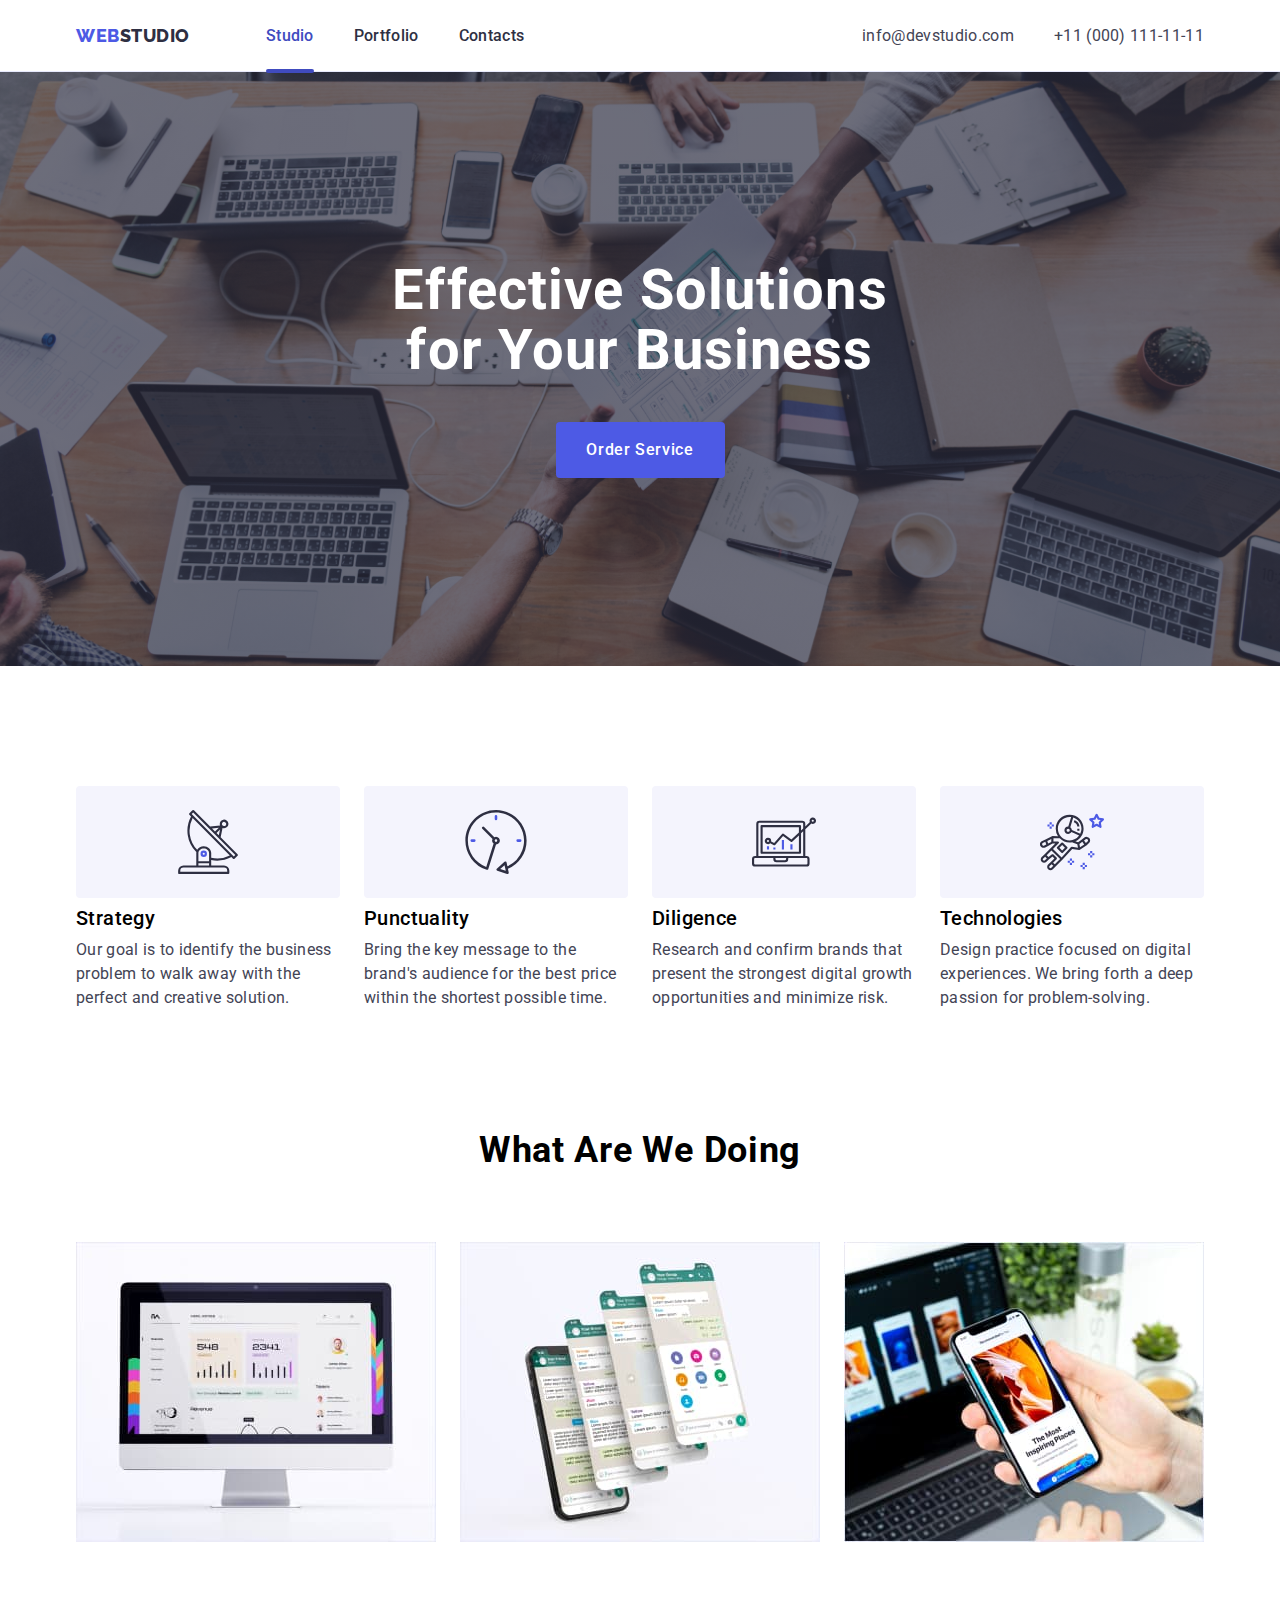
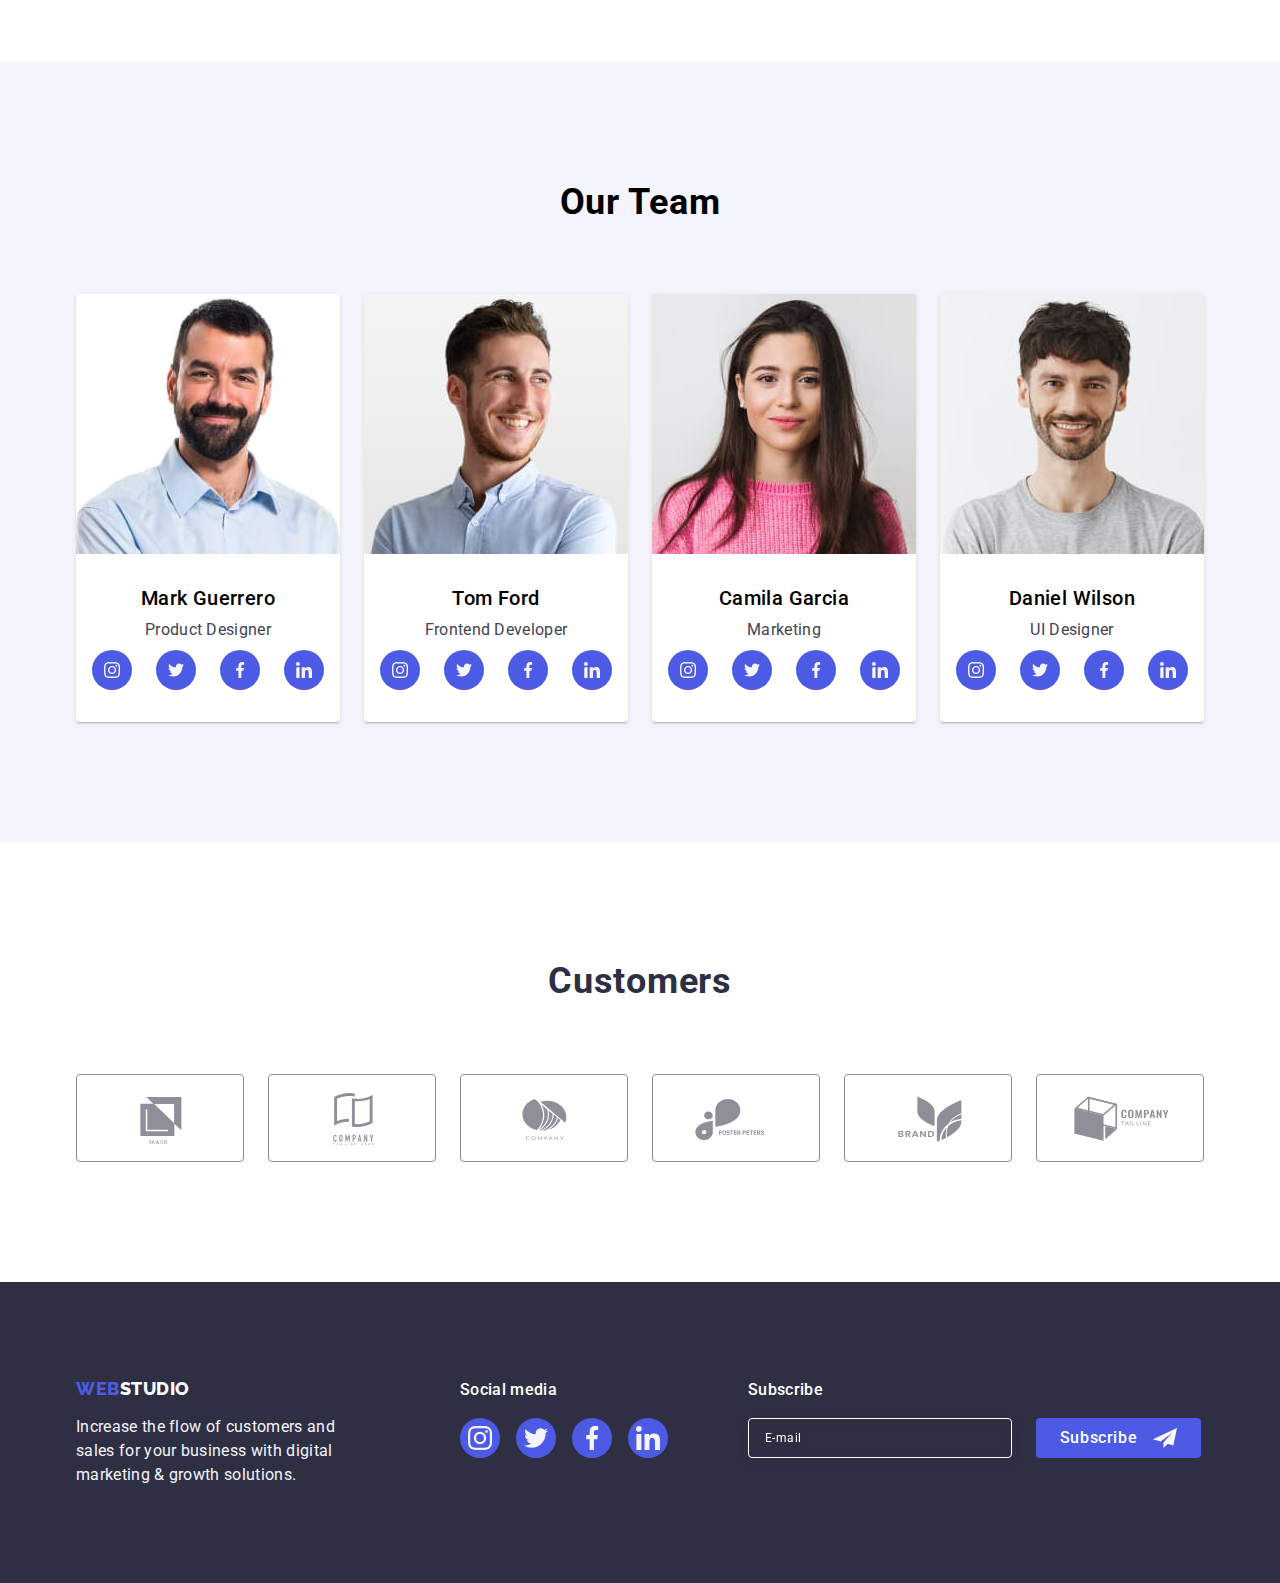
<file: index.html>
<!DOCTYPE html>
<html lang="en">
  <head>
    <meta charset="UTF-8" />
    <meta http-equiv="X-UA-Compatible" content="IE=edge" />
    <meta name="viewport" content="width=device-width, initial-scale=1.0" />
    <title>Studio</title>

    <link
      href="https://fonts.googleapis.com/css2?family=Raleway:wght@800&family=Roboto:wght@400;500;700&display=swap"
      rel="stylesheet"
    />
    <link
      rel="stylesheet"
      href="https://cdnjs.cloudflare.com/ajax/libs/modern-normalize/1.1.0/modern-normalize.min.css"
    />
    <link rel="stylesheet" href="./css/styles.css" />
    <link rel="stylesheet" href="./css/media.css" />
  </head>
  <body>
    <header class="page-header">
      <div class="container-header container">
        <nav class="navigation">
          <a href="./index.html" class="site-logo"><span class="logo-part">WEB</span>STUDIO</a>
          <ul class="ul-nav">
            <li class="li-nav"><a href="./index.html" class="site-nav current">Studio</a></li>
            <li class="li-nav"><a href="./portfolio.html" class="site-nav">Portfolio</a></li>
            <li class="li-nav"><a href="" class="site-nav">Contacts</a></li>
          </ul>
        </nav>
        <address>
          <ul class="ul-cont">
            <li>
              <a href="mailto:info@devstudio.com" class="contacts">info@devstudio.com</a>
            </li>
            <li>
              <a href="tel:+380961111111" class="contacts">+11 (000) 111-11-11</a>
            </li>
          </ul>
        </address>
        <button type="button" class="open-menu-btn" data-menu-open>
          <svg class="open-menu-btn-svg" width="32px" height="22px">
            <use href="./images/icons.svg#icon-hamburger-menu"></use>
          </svg>
        </button>
      </div>
      <div class="mob-menu is-hidden" data-menu>
        <div class="mob-div-one">
        <button type="button" class="close-menu-btn" data-menu-close>
          <svg class="close-menu-btn-svg" width="8px" height="8px">
            <use href="./images/icons.svg#icon-cross"></use>
          </svg>
        </button>
        
        <ul class="mob-nav">
          <li class="mob-li-nav"><a href="./index.html" class="mob-nav-link current">Studio</a></li>
          <li class="mob-li-nav"><a href="./portfolio.html" class="mob-nav-link">Portfolio</a></li>
          <li class="mob-li-nav"><a href="" class="mob-nav-link">Contacts</a></li>
        </ul>
      </nav>
    </div>
      <div class="mob-div-two">
      <address>
        <ul class="mob-cont">
          <li>
            <a href="tel:+380961111111" class="mob-contacts ">+11 (000) 111-11-11</a>
          </li>
          <li>
            <a href="mailto:info@devstudio.com" class="mob-contacts small">info@devstudio.com</a>
          </li>
          
        </ul>
      </address>
      <ul class="mob-soc-icons">
        <li class="mob-soc-icon">
          <a
            class="mob-soc-link"
            href=""
            aria-label="instagram"
            target="_blank"
            rel="noopener noreferrer"
          >
            <svg class="mob-icon" width="16" height="16">
              <use href="./images/icons.svg#icon-instagram"></use>
            </svg>
          </a>
        </li>
        <li class="mob-soc-icon">
          <a
            class="mob-soc-link"
            href=""
            aria-label="twitter"
            target="_blank"
            rel="noopener noreferrer"
          >
            <svg class="mob-icon" width="16" height="16">
              <use href="./images/icons.svg#icon-twitter"></use>
            </svg>
          </a>
        </li>
        <li class="mob-soc-icon">
          <a
            class="mob-soc-link"
            href=""
            aria-label="facebook"
            target="_blank"
            rel="noopener noreferrer"
          >
            <svg class="mob-icon" width="16" height="16">
              <use href="./images/icons.svg#icon-facebook"></use>
            </svg>
          </a>
        </li>
        <li class="mob-soc-icon">
          <a
            class="mob-soc-link"
            href=""
            aria-label="linkedin"
            target="_blank"
            rel="noopener noreferrer"
          >
            <svg class="mob-icon" width="16" height="16">
              <use href="./images/icons.svg#icon-linkedin"></use>
            </svg>
          </a>
        </li>
      </ul>
    </div>
      </div>
    </header>
    <main>
      <section class="hero section">
        <div class="container">
          <h1 class="hero-title">
            Effective Solutions <br />
            for Your Business
          </h1>
          <button type="button" class="button" data-modal-open>Order Service</button>
        </div>
      </section>
      <section class="features section">
        <div class="container">
          <h2 class="visually-hidden">Features</h2>
          <ul class="features-ul">
            <li class="feat-ul">
              <div class="feat-icons">
                <svg class="feat-icon" width="64" height="64">
                  <use href="./images/icons.svg#icon-antenna"></use>
                </svg>
              </div>
              <h3 class="features-title">Strategy</h3>
              <p class="features-text">
                Our goal is to identify the business problem to walk away with the perfect and
                creative solution.
              </p>
            </li>
            <li class="feat-ul">
              <div class="feat-icons">
                <svg class="feat-icon" width="64" height="64">
                  <use href="./images/icons.svg#icon-clock"></use>
                </svg>
              </div>
              <h3 class="features-title">Punctuality</h3>
              <p class="features-text">
                Bring the key message to the brand's audience for the best price within the shortest
                possible time.
              </p>
            </li>
            <li class="feat-ul">
              <div class="feat-icons">
                <svg class="feat-icon" width="64" height="64">
                  <use href="./images/icons.svg#icon-diagram"></use>
                </svg>
              </div>
              <h3 class="features-title">Diligence</h3>
              <p class="features-text">
                Research and confirm brands that present the strongest digital growth opportunities
                and minimize risk.
              </p>
            </li>
            <li class="feat-ul">
              <div class="feat-icons">
                <svg class="feat-icon" width="64" height="64">
                  <use href="./images/icons.svg#icon-astronaut"></use>
                </svg>
              </div>
              <h3 class="features-title">Technologies</h3>
              <p class="features-text">
                Design practice focused on digital experiences. We bring forth a deep passion for
                problem-solving.
              </p>
            </li>
          </ul>
        </div>
      </section>
      <section class="work section">
        <div class="container">
          <h2 class="work-title">What Are We Doing</h2>
          <ul class="works">
            <li class="work-ul">
              <img
                srcset="./images/i1.jpg 1x, ./images/i1-2x.jpg 2x"
                src="./images/i1.jpg"
                alt="imac"
                width="360"
                height="300"
              />
            </li>
            <li class="work-ul">
              <img
                srcset="./images/i2.jpg 1x, ./images/i2-2x.jpg 2x"
                src="./images/i2.jpg"
                alt="iphone"
                width="360"
                height="300"
              />
            </li>
            <li class="work-ul">
              <img
                srcset="./images/i3.jpg 1x, ./images/i3-2x.jpg 2x"
                src="./images/i3.jpg"
                alt="macbook"
                width="360"
                height="300"
              />
            </li>
          </ul>
        </div>
      </section>
      <section class="team section">
        <div class="container">
          <h2 class="team-title">Our Team</h2>
          <ul class="team-participant">
            <li class="team-ul">
              <img
                srcset="./images/t1.jpg 1x, ./images/t1-2x.jpg 2x"
                src="./images/t1.jpg"
                alt="Mark"
                width="264"
                height="260"
              />
              <div class="team-div">
                <h3 class="team-name">Mark Guerrero</h3>
                <p class="team-post">Product Designer</p>
                <ul class="team-soc-icons">
                  <li class="team-soc-icon">
                    <a
                      class="team-soc-link"
                      href=""
                      aria-label="instagram"
                      target="_blank"
                      rel="noopener noreferrer"
                    >
                      <svg class="team-icon" width="16" height="16">
                        <use href="./images/icons.svg#icon-instagram"></use>
                      </svg>
                    </a>
                  </li>
                  <li class="team-soc-icon">
                    <a
                      class="team-soc-link"
                      href=""
                      aria-label="twitter"
                      target="_blank"
                      rel="noopener noreferrer"
                    >
                      <svg class="team-icon" width="16" height="16">
                        <use href="./images/icons.svg#icon-twitter"></use>
                      </svg>
                    </a>
                  </li>
                  <li class="team-soc-icon">
                    <a
                      class="team-soc-link"
                      href=""
                      aria-label="facebook"
                      target="_blank"
                      rel="noopener noreferrer"
                    >
                      <svg class="team-icon" width="16" height="16">
                        <use href="./images/icons.svg#icon-facebook"></use>
                      </svg>
                    </a>
                  </li>
                  <li class="team-soc-icon">
                    <a
                      class="team-soc-link"
                      href=""
                      aria-label="linkedin"
                      target="_blank"
                      rel="noopener noreferrer"
                    >
                      <svg class="team-icon" width="16" height="16">
                        <use href="./images/icons.svg#icon-linkedin"></use>
                      </svg>
                    </a>
                  </li>
                </ul>
              </div>
            </li>
            <li class="team-ul">
              <img
                srcset="./images/t2.jpg 1x, ./images/t2-2x.jpg 2x"
                src="./images/t2.jpg"
                alt="Tom"
                width="264"
                height="260"
              />
              <div class="team-div">
                <h3 class="team-name">Tom Ford</h3>
                <p class="team-post">Frontend Developer</p>
                <ul class="team-soc-icons">
                  <li class="team-soc-icon">
                    <a
                      class="team-soc-link"
                      href=""
                      aria-label="instagram"
                      target="_blank"
                      rel="noopener noreferrer"
                    >
                      <svg class="team-icon" width="16" height="16">
                        <use href="./images/icons.svg#icon-instagram"></use>
                      </svg>
                    </a>
                  </li>
                  <li class="team-soc-icon">
                    <a
                      class="team-soc-link"
                      href=""
                      aria-label="twitter"
                      target="_blank"
                      rel="noopener noreferrer"
                    >
                      <svg class="team-icon" width="16" height="16">
                        <use href="./images/icons.svg#icon-twitter"></use>
                      </svg>
                    </a>
                  </li>
                  <li class="team-soc-icon">
                    <a
                      class="team-soc-link"
                      href=""
                      aria-label="facebook"
                      target="_blank"
                      rel="noopener noreferrer"
                    >
                      <svg class="team-icon" width="16" height="16">
                        <use href="./images/icons.svg#icon-facebook"></use>
                      </svg>
                    </a>
                  </li>
                  <li class="team-soc-icon">
                    <a
                      class="team-soc-link"
                      href=""
                      aria-label="linkedin"
                      target="_blank"
                      rel="noopener noreferrer"
                    >
                      <svg class="team-icon" width="16" height="16">
                        <use href="./images/icons.svg#icon-linkedin"></use>
                      </svg>
                    </a>
                  </li>
                </ul>
              </div>
            </li>
            <li class="team-ul">
              <img
                srcset="./images/t3.jpg 1x, ./images/t3-2x.jpg 2x"
                src="./images/t3.jpg"
                alt="Camila"
                width="264"
                height="260"
              />
              <div class="team-div">
                <h3 class="team-name">Camila Garcia</h3>
                <p class="team-post">Marketing</p>
                <ul class="team-soc-icons">
                  <li class="team-soc-icon">
                    <a
                      class="team-soc-link"
                      href=""
                      aria-label="instagram"
                      target="_blank"
                      rel="noopener noreferrer"
                    >
                      <svg class="team-icon" width="16" height="16">
                        <use href="./images/icons.svg#icon-instagram"></use>
                      </svg>
                    </a>
                  </li>
                  <li class="team-soc-icon">
                    <a
                      class="team-soc-link"
                      href=""
                      aria-label="twitter"
                      target="_blank"
                      rel="noopener noreferrer"
                    >
                      <svg class="team-icon" width="16" height="16">
                        <use href="./images/icons.svg#icon-twitter"></use>
                      </svg>
                    </a>
                  </li>
                  <li class="team-soc-icon">
                    <a
                      class="team-soc-link"
                      href=""
                      aria-label="facebook"
                      target="_blank"
                      rel="noopener noreferrer"
                    >
                      <svg class="team-icon" width="16" height="16">
                        <use href="./images/icons.svg#icon-facebook"></use>
                      </svg>
                    </a>
                  </li>
                  <li class="team-soc-icon">
                    <a
                      class="team-soc-link"
                      href=""
                      aria-label="linkedin"
                      target="_blank"
                      rel="noopener noreferrer"
                    >
                      <svg class="team-icon" width="16" height="16">
                        <use href="./images/icons.svg#icon-linkedin"></use>
                      </svg>
                    </a>
                  </li>
                </ul>
              </div>
            </li>
            <li class="team-ul">
              <img
                srcset="./images/t4.jpg 1x, ./images/t4-2x.jpg 2x"
                src="./images/t4.jpg"
                alt="Daniel"
                width="264"
                height="260"
              />
              <div class="team-div">
                <h3 class="team-name">Daniel Wilson</h3>
                <p class="team-post">UI Designer</p>
                <ul class="team-soc-icons">
                  <li class="team-soc-icon">
                    <a
                      class="team-soc-link"
                      href=""
                      aria-label="instagram"
                      target="_blank"
                      rel="noopener noreferrer"
                    >
                      <svg class="team-icon" width="16" height="16">
                        <use href="./images/icons.svg#icon-instagram"></use>
                      </svg>
                    </a>
                  </li>
                  <li class="team-soc-icon">
                    <a
                      class="team-soc-link"
                      href=""
                      aria-label="twitter"
                      target="_blank"
                      rel="noopener noreferrer"
                    >
                      <svg class="team-icon" width="16" height="16">
                        <use href="./images/icons.svg#icon-twitter"></use>
                      </svg>
                    </a>
                  </li>
                  <li class="team-soc-icon">
                    <a
                      class="team-soc-link"
                      href=""
                      aria-label="facebook"
                      target="_blank"
                      rel="noopener noreferrer"
                    >
                      <svg class="team-icon" width="16" height="16">
                        <use href="./images/icons.svg#icon-facebook"></use>
                      </svg>
                    </a>
                  </li>
                  <li class="team-soc-icon">
                    <a
                      class="team-soc-link"
                      href=""
                      aria-label="linkedin"
                      target="_blank"
                      rel="noopener noreferrer"
                    >
                      <svg class="team-icon" width="16" height="16">
                        <use href="./images/icons.svg#icon-linkedin"></use>
                      </svg>
                    </a>
                  </li>
                </ul>
              </div>
            </li>
          </ul>
        </div>
      </section>
      <section class="customers section">
        <div class="cust-cont container">
          <h2 class="cust-title">Customers</h2>
          <ul class="cust-logos">
            <li class="cust-ul">
              <a
                class="cust-link"
                href=""
                aria-label="icon1"
                target="_blank"
                rel="noopener noreferrer"
              >
                <svg class="cust-icon" width="104" height="56">
                  <use href="./images/icons.svg#icon-Logo1"></use>
                </svg>
              </a>
            </li>
            <li class="cust-ul">
              <a
                class="cust-link"
                href=""
                aria-label="icon2"
                target="_blank"
                rel="noopener noreferrer"
              >
                <svg class="cust-icon" width="104" height="56">
                  <use href="./images/icons.svg#icon-Logo2"></use>
                </svg>
              </a>
            </li>
            <li class="cust-ul">
              <a
                class="cust-link"
                href=""
                aria-label="icon3"
                target="_blank"
                rel="noopener noreferrer"
              >
                <svg class="cust-icon" width="104" height="56">
                  <use href="./images/icons.svg#icon-Logo3"></use>
                </svg>
              </a>
            </li>
            <li class="cust-ul">
              <a
                class="cust-link"
                href=""
                aria-label="icon4"
                target="_blank"
                rel="noopener noreferrer"
              >
                <svg class="cust-icon" width="104" height="56">
                  <use href="./images/icons.svg#icon-Logo4"></use>
                </svg>
              </a>
            </li>
            <li class="cust-ul">
              <a
                class="cust-link"
                href=""
                aria-label="icon5"
                target="_blank"
                rel="noopener noreferrer"
              >
                <svg class="cust-icon" width="104" height="56">
                  <use href="./images/icons.svg#icon-Logo5"></use>
                </svg>
              </a>
            </li>
            <li class="cust-ul">
              <a
                class="cust-link"
                href=""
                aria-label="icon6"
                target="_blank"
                rel="noopener noreferrer"
              >
                <svg class="cust-icon" width="104" height="56">
                  <use href="./images/icons.svg#icon-Logo6"></use>
                </svg>
              </a>
            </li>
          </ul>
        </div>
      </section>
    </main>
    <footer class="footer">
      <div class="footer-div container">
        <div class="footer-divs">
        <div class="footer-div-one">
          <a href="./index.html" class="site-logo"
            ><span class="logo-part">WEB</span> <span class="logo-white">STUDIO</span></a
          >
          <p class="footer-text">
            Increase the flow of customers and sales for your business with digital marketing &
            growth solutions.
          </p>
        </div>
        <div class="footer-div-two">
          <p class="footer-div-two-text">Social media</p>
          <ul class="footer-icons">
            <li class="footer-ul">
              <a
                class="footer-icon"
                href=""
                aria-label="instagram"
                target="_blank"
                rel="noopener noreferrer"
              >
                <svg class="foot-icon" width="24" height="24">
                  <use href="./images/icons.svg#icon-instagram"></use>
                </svg>
              </a>
            </li>
            <li class="footer-ul">
              <a
                class="footer-icon"
                href=""
                aria-label="twitter"
                target="_blank"
                rel="noopener noreferrer"
              >
                <svg class="foot-icon" width="24" height="24">
                  <use href="./images/icons.svg#icon-twitter"></use>
                </svg>
              </a>
            </li>
            <li class="footer-ul">
              <a
                class="footer-icon"
                href=""
                aria-label="facebook"
                target="_blank"
                rel="noopener noreferrer"
              >
                <svg class="foot-icon" width="24" height="24">
                  <use href="./images/icons.svg#icon-facebook"></use>
                </svg>
              </a>
            </li>
            <li class="footer-ul">
              <a
                class="footer-icon"
                href=""
                aria-label="linkedin"
                target="_blank"
                rel="noopener noreferrer"
              >
                <svg class="foot-icon" width="24" height="24">
                  <use href="./images/icons.svg#icon-linkedin"></use>
                </svg>
              </a>
            </li>
          </ul>
        </div>
      </div>
        <div class="footer-div-tree">
          <p class="footer-three-text">Subscribe</p>
          <form class="footer-form">
            <label class="footer-label">
            <input type="email" class="footer-input" name="footer-email" id="footer-email" placeholder="E-mail">
          </label>
            <button type="submit" class="subscribe-btn">Subscribe
              <svg class="footer-svg" width="24" height="24">
                <use href="./images/icons.svg#icon-paperplane"></use>
              </svg>
            </button>
          </form>
        </div>
      </div>
    </footer>
    <div class="backdrop is-hidden" data-modal>
      <div class="modal">
        <button type="button" class="modal-button" data-modal-close>
          <svg class="modal-btn-svg" width="8" height="8">
            <use href="./images/icons.svg#icon-cross"></use>
          </svg>
        </button>
        <p class="modal-title">Leave your contacts and we will call you back</p>
        <form class="modal-form">
          <div class="modal-field">
            <label for="user-name" class="modal-label">Name</label>
            <div class="input-wrap">
              <input type="text" name="user-name" id="user-name" class="modal-input" />
              <svg class="input-icon" width="18" height="24">
                <use href="./images/icons.svg#icon-modal-user"></use>
              </svg>
            </div>
          </div>
          <div class="modal-field">
            <label for="user-tel" class="modal-label">Phone</label>
            <div class="input-wrap">
              <input type="tel" name="user-tel" id="user-tel" class="modal-input" />
              <svg class="input-icon" width="18" height="24">
                <use href="./images/icons.svg#icon-modal-phone"></use>
              </svg>
            </div>
          </div>
          <div class="modal-field">
            <label for="user-email" class="modal-label">Email</label>
            <div class="input-wrap">
              <input type="email" name="user-email" id="user-email" class="modal-input" />
              <svg class="input-icon" width="18" height="24">
                <use href="./images/icons.svg#icon-modal-email"></use>
              </svg>
            </div>
          </div>
          <div class="modal-field-comment">
            <label for="user-comment" class="modal-label">Comment</label>
            <textarea
              class="modal-textarea"
              name="user-comment"
              id="user-comment"
              placeholder="Text input"
            ></textarea>
          </div>
          <div class="modal-field-checkbox">
            <input
              type="checkbox"
              name="user-privacy"
              id="user-privacy"
              class="input-check visually-hidden"
              value="true"
            />
            <label for="user-privacy" class="check-text">
              <span class="checkbox-span">
                <svg class="check-icon" width="10" height="8">
                  <use href="./images/icons.svg#icon-accept"></use>
                </svg> </span
              >I accept the terms and conditions of the
              <a class="modal-link" href="">Privacy Policy</a></label
            >
          </div>
          <button type="submit" class="modal-bottom-button">Send</button>
        </form>
      </div>
    </div>
    <script src="./js/modal.js"></script>
    <script src="./js/Mobile-menu.js"></script>
  </body>
</html>
</file>
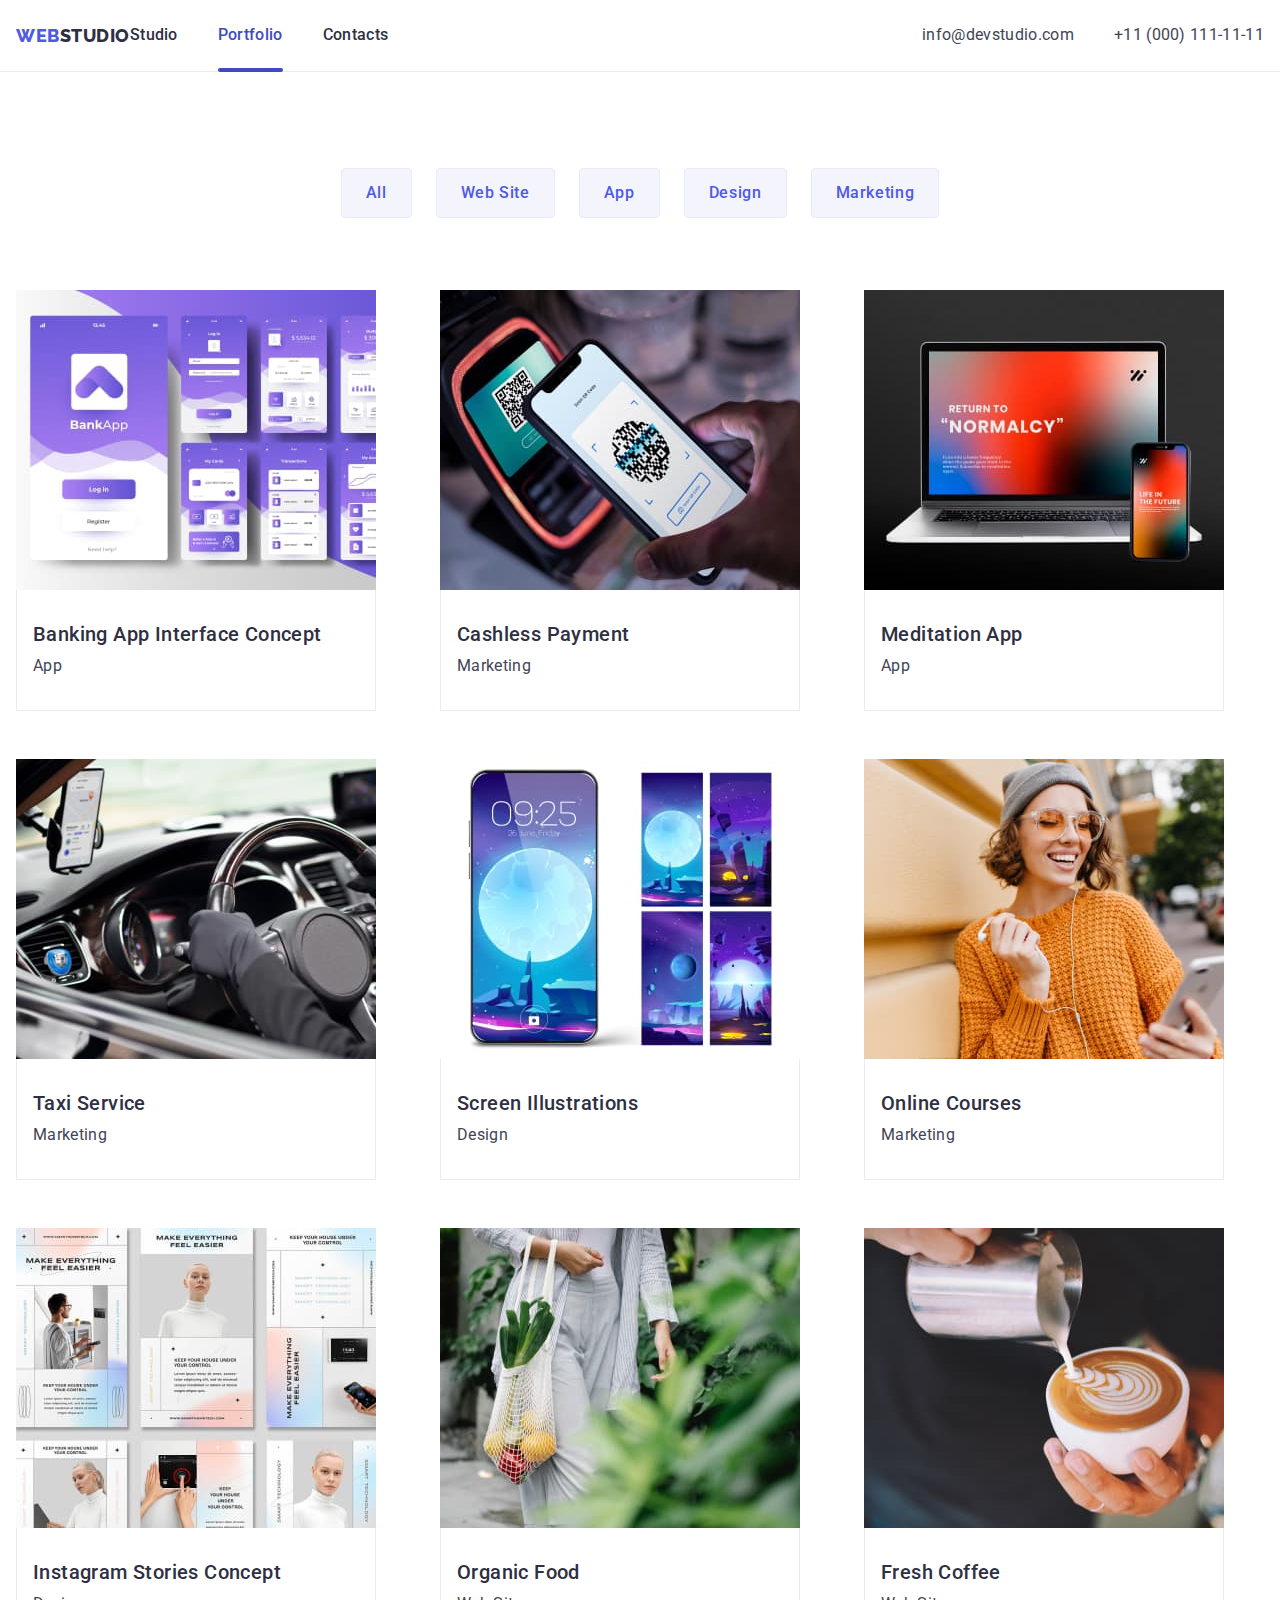
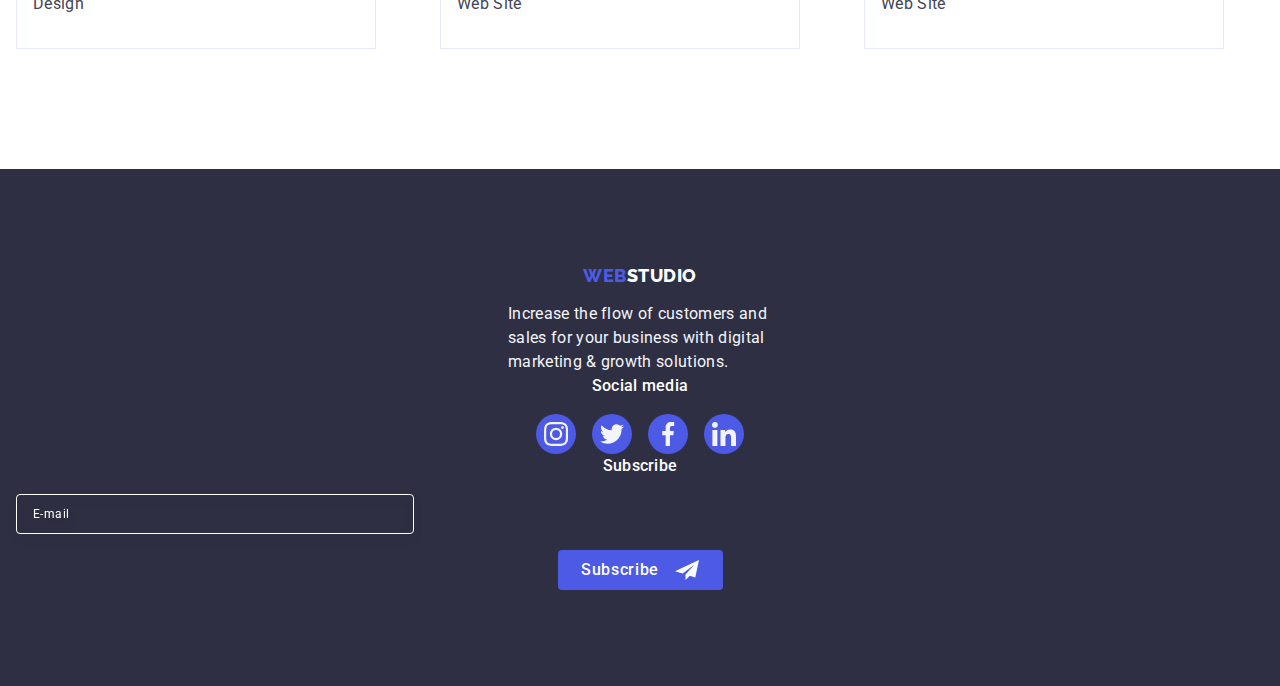
<file: portfolio.html>
<!DOCTYPE html>
<html lang="en">
  <head>
    <meta charset="UTF-8" />
    <meta http-equiv="X-UA-Compatible" content="IE=edge" />
    <meta name="viewport" content="width=device-width, initial-scale=1.0" />
    <title>Portfolio</title>

    <link
      href="https://fonts.googleapis.com/css2?family=Raleway:wght@800&family=Roboto:wght@400;500;700&display=swap"
      rel="stylesheet"
    />
    <link
      rel="stylesheet"
      href="https://cdnjs.cloudflare.com/ajax/libs/modern-normalize/1.1.0/modern-normalize.min.css"
    />
    <link rel="stylesheet" href="./css/styles.css" />
  </head>
  <body>
    <header class="page-header">
      <div class="container-header container">
        <nav class="navigation">
          <a href="./index.html" class="site-logo"><span class="logo-part">WEB</span>STUDIO</a>
          <ul class="ul-nav">
            <li class="li-nav"><a href="./index.html" class="site-nav">Studio</a></li>
            <li class="li-nav">
              <a href="./portfolio.html" class="site-nav current">Portfolio</a>
            </li>
            <li class="li-nav"><a href="" class="site-nav">Contacts</a></li>
          </ul>
        </nav>
        <address>
          <ul class="ul-cont">
            <li>
              <a href="mailto:info@devstudio.com" class="contacts">info@devstudio.com</a>
            </li>
            <li>
              <a href="tel:+380961111111" class="contacts">+11 (000) 111-11-11</a>
            </li>
          </ul>
        </address>
      </div>
    </header>
    <main>
      <section class="examp">
        <div class="example-buttons container">
          <h1 class="visually-hidden">Buttons</h1>
          <ul class="portfolio-buttons">
            <li class="item"><button type="button" class="example-button">All</button></li>
            <li class="item"><button type="button" class="example-button">Web Site</button></li>
            <li class="item"><button type="button" class="example-button">App</button></li>
            <li class="item"><button type="button" class="example-button">Design</button></li>
            <li class="item"><button type="button" class="example-button">Marketing</button></li>
          </ul>
          <ul class="portfolio-example">
            <li class="item">
              <a class="port-item" href="">
                <div class="port-div-one">
                  <img src="./images/p1.jpg" alt="Phone App" width="360" height="300" />
                  <p class="port-cover">
                    14 Stylish and User-Friendly App Design Concepts · Task Manager App · Calorie
                    Tracker App · Exotic Fruit Ecommerce App · Cloud Storage App
                  </p>
                </div>
                <div class="box-example">
                  <h2 class="example-title">Banking App Interface Concept</h2>
                  <p class="example-text">App</p>
                </div></a
              >
            </li>
            <li class="item">
              <a class="port-item" href="">
                <div class="port-div-one">
                  <img src="./images/p2.jpg" alt="CashlessPayment" width="360" height="300" />
                  <p class="port-cover">
                    14 Stylish and User-Friendly App Design Concepts · Task Manager App · Calorie
                    Tracker App · Exotic Fruit Ecommerce App · Cloud Storage App
                  </p>
                </div>
                <div class="box-example">
                  <h2 class="example-title">Cashless Payment</h2>
                  <p class="example-text">Marketing</p>
                </div>
              </a>
            </li>
            <li class="item">
              <a class="port-item" href="">
                <div class="port-div-one">
                  <img src="./images/p3.jpg" alt="MacBook and Iphone" width="360" height="300" />
                  <p class="port-cover">
                    14 Stylish and User-Friendly App Design Concepts · Task Manager App · Calorie
                    Tracker App · Exotic Fruit Ecommerce App · Cloud Storage App
                  </p>
                </div>
                <div class="box-example">
                  <h2 class="example-title">Meditation App</h2>
                  <p class="example-text">App</p>
                </div>
              </a>
            </li>
            <li class="item">
              <a class="port-item" href="">
                <div class="port-div-one">
                  <img src="./images/p4.jpg" alt="Taxi" width="360" height="300" />
                  <p class="port-cover">
                    14 Stylish and User-Friendly App Design Concepts · Task Manager App · Calorie
                    Tracker App · Exotic Fruit Ecommerce App · Cloud Storage App
                  </p>
                </div>
                <div class="box-example">
                  <h2 class="example-title">Taxi Service</h2>
                  <p class="example-text">Marketing</p>
                </div>
              </a>
            </li>
            <li class="item">
              <a class="port-item" href="">
                <div class="port-div-one">
                  <img
                    src="./images/p5.jpg"
                    alt="Phone Screen Illustrations"
                    width="360"
                    height="300"
                  />
                  <p class="port-cover">
                    14 Stylish and User-Friendly App Design Concepts · Task Manager App · Calorie
                    Tracker App · Exotic Fruit Ecommerce App · Cloud Storage App
                  </p>
                </div>
                <div class="box-example">
                  <h2 class="example-title">Screen Illustrations</h2>
                  <p class="example-text">Design</p>
                </div></a
              >
            </li>
            <li class="item">
              <a class="port-item" href="">
                <div class="port-div-one">
                  <img src="./images/p6.jpg" alt="Girl in orange" width="360" height="300" />
                  <p class="port-cover">
                    14 Stylish and User-Friendly App Design Concepts · Task Manager App · Calorie
                    Tracker App · Exotic Fruit Ecommerce App · Cloud Storage App
                  </p>
                </div>
                <div class="box-example">
                  <h2 class="example-title">Online Courses</h2>
                  <p class="example-text">Marketing</p>
                </div>
              </a>
            </li>
            <li class="item">
              <a class="port-item" href="">
                <div class="port-div-one">
                  <img
                    src="./images/p7.jpg"
                    alt="Instagram Stories Concept"
                    width="360"
                    height="300"
                  />
                  <p class="port-cover">
                    14 Stylish and User-Friendly App Design Concepts · Task Manager App · Calorie
                    Tracker App · Exotic Fruit Ecommerce App · Cloud Storage App
                  </p>
                </div>
                <div class="box-example">
                  <h2 class="example-title">Instagram Stories Concept</h2>
                  <p class="example-text">Design</p>
                </div></a
              >
            </li>
            <li class="item">
              <a class="port-item" href="">
                <div class="port-div-one">
                  <img src="./images/p8.jpg" alt="Food" width="360" height="300" />
                  <p class="port-cover">
                    14 Stylish and User-Friendly App Design Concepts · Task Manager App · Calorie
                    Tracker App · Exotic Fruit Ecommerce App · Cloud Storage App
                  </p>
                </div>
                <div class="box-example">
                  <h2 class="example-title">Organic Food</h2>
                  <p class="example-text">Web Site</p>
                </div>
              </a>
            </li>
            <li class="item">
              <a class="port-item" href="">
                <div class="port-div-one">
                  <img src="./images/p9.jpg" alt="Coffee" width="360" height="300" />
                  <p class="port-cover">
                    14 Stylish and User-Friendly App Design Concepts · Task Manager App · Calorie
                    Tracker App · Exotic Fruit Ecommerce App · Cloud Storage App
                  </p>
                </div>
                <div class="box-example">
                  <h2 class="example-title">Fresh Coffee</h2>
                  <p class="example-text">Web Site</p>
                </div>
              </a>
            </li>
          </ul>
        </div>
      </section>
    </main>
    <footer class="footer">
      <div class="footer-div container">
        <div class="footer-div-one">
          <a href="./index.html" class="site-logo"
            ><span class="logo-part">WEB</span> <span class="logo-white">STUDIO</span></a
          >
          <p class="footer-text">
            Increase the flow of customers and sales for your business with digital marketing &
            growth solutions.
          </p>
        </div>
        <div class="footer-div-two">
          <p class="footer-div-two-text">Social media</p>
          <ul class="footer-icons">
            <li class="footer-ul">
              <a
                class="footer-icon"
                href=""
                aria-label="instagram"
                target="_blank"
                rel="noopener noreferrer"
              >
                <svg class="foot-icon" width="24" height="24">
                  <use href="./images/icons.svg#icon-instagram"></use>
                </svg>
              </a>
            </li>
            <li class="footer-ul">
              <a
                class="footer-icon"
                href=""
                aria-label="twitter"
                target="_blank"
                rel="noopener noreferrer"
              >
                <svg class="foot-icon" width="24" height="24">
                  <use href="./images/icons.svg#icon-twitter"></use>
                </svg>
              </a>
            </li>
            <li class="footer-ul">
              <a
                class="footer-icon"
                href=""
                aria-label="facebook"
                target="_blank"
                rel="noopener noreferrer"
              >
                <svg class="foot-icon" width="24" height="24">
                  <use href="./images/icons.svg#icon-facebook"></use>
                </svg>
              </a>
            </li>
            <li class="footer-ul">
              <a
                class="footer-icon"
                href=""
                aria-label="linkedin"
                target="_blank"
                rel="noopener noreferrer"
              >
                <svg class="foot-icon" width="24" height="24">
                  <use href="./images/icons.svg#icon-linkedin"></use>
                </svg>
              </a>
            </li>
          </ul>
        </div>
        <div class="footer-div-tree">
          <p class="footer-three-text">Subscribe</p>
          <form class="footer-form">
            <label class="footer-label">
            <input type="email" class="footer-input" name="footer-email" id="footer-email" placeholder="E-mail">
          </label>
            <button type="submit" class="subscribe-btn">Subscribe
              <svg class="footer-svg" width="24" height="24">
                <use href="./images/icons.svg#icon-paperplane"></use>
              </svg>
            </button>
          </form>
        </div>
      </div>
    </footer>
  </body>
</html>
</file>
<file: css/styles.css>
:root {
  --text: #434455;
  --primary-brand: #4D5AE5;
  --pressed-state: #404BBF;
  --white: #ffffff;
  --light: #F4F4FD;
  --dark: #2E2F42;
  --border-color: #E7E9FC;
  --success: #31D0AA;
}
html {
  box-sizing: border-box;
}
*,
*::after,
*::before {
  box-sizing: inherit;
}
img {
  display: block;
  max-width: 100%;
  width: 100%;
}
body {
  color: var(--title-text-color);
  font-family: Roboto;
}
ul {
  list-style: none;
  padding: 0;
  margin: 0;
}
h3 {
  margin: 0;
}
h2 {
  margin: 0;
}
p {
  margin: 0;
}
input {
  font-family: inherit;
}
header {
  background-color: var(--white);
  display: flex;
  border-bottom: 1px solid var(--border-color);
  height: 72px;
  max-width: 1440px;
  margin-right: auto;
  margin-left: auto;
}
.page-header{
  border-bottom: 1px solid #e7e9fc;
}
.section {
  padding-top: 94px;
  padding-bottom: 94px;
}
.container-header {
  margin-left: auto;
  margin-right: auto;
  width: 1200px;
  padding-left: 15px;
  padding-right: 15px;
  padding-top: 24px;
  padding-bottom: 25px;
  display: flex;
  align-items: center;
  justify-content: space-between;
}
.navigation {
  display: flex;
  align-items: center;
}
.site-logo {
  color: var(--dark);
  font-family: Raleway;
  font-weight: 800;
  font-size: 18px;
  line-height: 21px;
  letter-spacing: 0.03em;
  text-decoration: none;
}
.logo-part {
  color: var(--primary-brand);
}
.site-nav {
  color: var(--dark);
  font-family: Roboto;
  font-weight: 500;
  font-size: 16px;
  line-height: 24px;
  letter-spacing: 0.02em;
  text-decoration: none;
  transition: color 250ms cubic-bezier(0.4, 0, 0.2, 1);
  padding: 24px 0;
  display: block;
}
.site-nav:hover,
.site-nav:focus {
  color: var(--pressed-state);
}
.ul-nav {
  display: flex;
  margin: 0;
  padding: 0;
  margin-left: 0;
  gap: 40px;
}
.ul-cont {
  display: flex;
  margin: 0;
  padding: 0;
  margin-left: auto;
  gap: 40px;
  
}

.contacts {
  color: var(--text);
  font-weight: 400;
  font-size: 16px;
  line-height: 24px;
  letter-spacing: 0.02em;
  text-decoration: none;
  transition: color 250ms cubic-bezier(0.4, 0, 0.2, 1);
}
.contacts:hover,
.contacts:focus {
  color: var(--pressed-state);
}
address {
  display: flex;
  font-style: normal;
}
.open-menu-btn {
  display: flex;
  justify-content: center;
  align-items: center;
  background-color: transparent;
  border: 0;
}
.open-menu-btn-svg {
  stroke: #2E2F42;
}
.mob-menu {
  position: fixed;
  top: 0;
  z-index: 2;
  width: 100vw;
  height: 100vh;
  background-color: #FFFFFF;
  padding: 80px 40px 40px;
  display: flex;
  flex-wrap: wrap;
  flex-direction: column;
  justify-content: space-between;
  overflow: auto;
}

.close-menu-btn {
  position: absolute;
  top: 24px;
  right: 24px;
  display: flex;
  justify-content: center;
  align-items: center;
  margin-left: auto;
  background-color: transparent;
  width: 24px;
  height: 24px;
  border-radius: 24px;
  border: 1px solid #E7E9FC;
}
.mob-nav-link {
  color: #2E2F42;
  font-family: Roboto;
  font-weight: 700;
  font-size: 36px;
  line-height: 40px;
  letter-spacing: 0.72px;
  text-decoration: none;
  transition: color 250ms cubic-bezier(0.4, 0, 0.2, 1);
  padding: 0;
  display: block;
}
.mob-nav-link:hover,
.mob-nav-link:focus {
  color: var(--pressed-state);
}
.mob-li-nav {
  margin-bottom: 40px;
}
.mob-contacts {
  color: var(--primary-brand);
  font-weight: 700;
  font-size: 36px;
  line-height: 40px;
  letter-spacing: 0.72px;
  text-decoration: none;
  transition: color 250ms cubic-bezier(0.4, 0, 0.2, 1);
}
.mob-cont li:first-child {
margin-bottom: 40px;
}
.mob-contacts:hover,
.mob-contacts:focus {
  color: var(--pressed-state);
}
.mob-cont {
margin-bottom: 48px;
}
.mob-contacts.small {
  color: var(--text);
  font-size: 20px;
font-style: normal;
font-weight: 500;
line-height: 24px;
letter-spacing: 0.4px;

}
.mob-soc-link {
  border-radius: 100%;
  background-color: #4D5AE5;
  width: 40px;
  height: 40px;
  display: flex;
    justify-content: center;
    align-items: center;
}
.current {
  color: #404bbf;
  position: relative;
}
.current::after {
  content: '';
  position: absolute;
  left: 0;
  bottom: -1px;
  height: 4px;
  background-color: #404BBF;
  border-radius: 2px;
  width: 100%;
}
.mob-soc-icons {
  display: flex;
  
}
.mob-soc-icon:last-child {
  margin-right: 0;
}
.mob-icon {
  fill: #FFFFFF;
  height: 24px;
  width: 24px;
  
}

main {
  text-align: center;
  
}
.hero {
  background-color: var(--dark);
  background-image: linear-gradient(rgba(46, 47, 66, 0.7), rgba(46, 47, 66, 0.7)), url(../images/bg-img-mob.jpg);
  background-repeat: no-repeat;
  background-position: center;
  background-size: cover;
  text-align: center;
  padding: 112px 0;
  margin-left: auto;
  margin-right: auto;
}
@media (min-device-pixel-ratio: 2),
(min-resolution: 192dpi),
(min-resolution: 2dppx) {
.hero {
  background-image: linear-gradient(rgba(46, 47, 66, 0.7), rgba(46, 47, 66, 0.7)), url(../images/bg-img-mob-2x.jpg);
}
}
.container {
  width: 100%;
  height: auto;
  padding-left: 16px;
  padding-right: 16px;
  margin-left: auto;
  margin-right: auto;
}
.hero-title {
  color: var(--white);
  font-weight: 700;
  font-size: 36px;
  line-height: 40px;
  letter-spacing: 0.72px;
  margin: 0 auto 72px;
  max-width: 496px;

}
.button {
  background-color: var(--primary-brand);
  cursor: pointer;
  color: var(--white);
  font-weight: 500;
  font-size: 16px;
  line-height: 24px;
  letter-spacing: 0.04em;
  border: 0;
  border-radius: 4px;
  padding: 10px 24px;
  text-align: center;
  display: block;
  min-width: 169px;
  height: 56px;
  margin: 0 auto;
  transition: background-color 250ms cubic-bezier(0.4, 0, 0.2, 1);
}
.button:hover,
.button:focus {
  background-color: var(--pressed-state);
}

.features {
  padding: 0;
}
.visually-hidden {
  position: absolute;
  width: 1px;
  height: 1px;
  margin: -1px;
  border: 0;
  padding: 0;
  white-space: nowrap;
  clip-path: inset(100%);
  clip: rect(0 0 0 0);
  overflow: hidden;
}
.features-title {
  color: var(--title-text-color);
  font-weight: 700;
  font-size: 36px;
  line-height: 40px;
  letter-spacing: 0.72px;
  text-align: center;
  margin-bottom: 8px;
}
.features-ul {
  display: flex;
  gap: 72px 24px;
  flex-wrap: wrap;
}
.features .feat-ul {
/* width: calc((100% - 72px) / 4); */
width: 100%;
gap: 8px;
}

  
.features-text {
  color: var(--text);
  font-weight: 400;
  font-size: 16px;
  line-height: 24px;
  letter-spacing: 0.32px;
  text-align: left;
}
.feat-icons {
  /* display: flex; */
  display: none;
  align-items: center;
  justify-content: center;
  height: 112px;
  background-color: #f4f4fd;
  border-radius: 4px;
  margin-bottom: 8px;
}
.work {
  margin: 0;
  padding-top: 0;
  padding-bottom: 120px;
  display: none;
}
.work-title {
  font-weight: 700;
  font-size: 36px;
  line-height: 40px;
  text-align: center;
  letter-spacing: 0.02em;
  margin-bottom: 72px;
  margin-top: 0;
}
.works {
  display: flex;
  padding: 0;
  margin: 0;
  gap: 24px;
}
.works .work-ul {
  width: calc((100% - 48px) / 3);
}
.team {
  background-color: var(--light);
  padding: 96px 0; 
}
.team-title {
  font-weight: 700;
  font-size: 36px;
  line-height: 40px;
  text-align: center;
  letter-spacing: 0.02em;
  margin-top: 0;
  margin-bottom: 72px;
  
}
.team-participant {
  margin: auto;
  display: flex;
  padding: 0;
  
  flex-wrap: wrap;
}

.team-div {
  padding: 32px 0;
}
.team-ul {
  border-bottom-left-radius: 4px;
  border-bottom-right-radius: 4px;
  background-color: var(--white);
  /* width: calc((100% - 72px) / 4); */
  width: 100%;
  box-shadow: 0px 1px 6px rgba(46, 47, 66, 0.08), 
  0px 1px 1px rgba(46, 47, 66, 0.16), 
  0px 2px 1px rgba(46, 47, 66, 0.08);
  }
  .team-ul img {
    margin: 0 auto;
  }
.team-name {
  font-weight: 500;
  font-size: 20px;
  line-height: 24px;
  letter-spacing: 0.02em;
  margin-bottom: 8px;
}
.team-post {
  color: var(--text);
  font-size: 16px;
  line-height: 24px;
  letter-spacing: 0.02em;
  margin: 0;
  margin-bottom: 8px;
}
.team-soc-icons {
  display: flex;
  justify-content: center;
  gap: 24px;
}
.team-soc-icon {
  height: 40px;
  width: 40px;
}
.team-soc-link {
  width: 100%;
  height: 100%;
  background-color:#4d5ae5;
  border-radius: 50%;
  display: flex;
  align-items: center;
  justify-content: center;
  transition: background-color 250ms cubic-bezier(0.4, 0, 0.2, 1);
}
.team-soc-link:hover,
.team-soc-link:focus {
  background-color: #404bbf;
}
.team-icon {
  fill: #f4f4fd;
}
.customers {
  padding: 120px 0;
}
.cust-title {
  font-weight: 700;
  font-size: 36px;
  line-height: 1.11;
  text-align: center;
  letter-spacing: 0.02em;
  margin-top: 0;
  margin-bottom: 72px;
  color: #2e2f42;
}
.cust-logos {
  display: flex;
  flex-wrap: wrap;
  gap: 72px 16px;
  margin: 0 auto;
}
.cust-ul {
  width: calc((100% - 16px) / 2);
  height: 88px;
}
.cust-link {
  width: 100%;
  height: 100%;
  display: flex;
  align-items: center;
  justify-content: center;
  border: 1px solid #8e8f99;
  border-radius: 4px;
  color: #8e8f99;
  transition: border-color 250ms cubic-bezier(0.4, 0, 0.2, 1), color 250ms cubic-bezier(0.4, 0, 0.2, 1);
} 
.cust-icon {
  fill: currentColor;
}
.cust-link:hover,
.cust-link:focus {
  border-color: #404bbf;
  color: #404BBF;
}
.cust-cont {
  width: 100%;
}
footer {
  background-color: var(--dark);
  align-items: flex-start;
  padding: 96px 0;
  margin: 0 auto;
}
footer .site-logo {
  margin-bottom: 16px;
  display: inline-flex;
  align-items: center;
}
.logo-white {
  color: var(--white);
}
.container-address {
  margin-top: 28px;
}
.footer-text {
  max-width: 264px;
  color: var(--light);
  font-size: 16px;
  line-height: 24px;
  letter-spacing: 0.02em;
}
.footer-item {
  margin-top: 12px;
  font-style: normal;
}
.footer-div {
  
  align-items: baseline;
}
.footer-div-one {
  
  align-items: center;
  display: flex;
  flex-direction: column;
}
.footer-div-two {
  
  display: flex;
  flex-direction: column;
  align-items: center;
}
.footer-div-three {
  margin-bottom: 96px;
  display: flex;
  flex-direction: column;
  align-items: center;
}
.footer-div-two-text {
  font-weight: 500;
  font-size: 16px;
  line-height: 1.5;
  letter-spacing: 0.02em;
  color: #ffffff;
  margin-bottom: 16px;
}
.footer-icons {
  display: flex;
  gap: 16px;
}
.footer-ul {
  width: 40px;
  height: 40px;
}
.footer-icon {
  width: 100%;
  height: 100%;
  background-color: #4d5ae5;
  border-radius: 50%;
  display: flex;
  align-items: center;
  justify-content: center;
  transition: background-color 250ms cubic-bezier(0.4, 0, 0.2, 1);
}
.footer-icon:hover,
.footer-icon:focus {
  background-color: #31d0aa;
}
.foot-icon {
  fill: #f4f4fd;
}
.footer-three-text {
  margin-bottom: 16px;
  font-weight: 500;
  font-size: 16px;
  line-height: 1.5;
  letter-spacing: 0.02em;
  color: #ffffff;
  text-align: center;
}

.footer-input {
  width: 398px;
  max-width: 100%;
  height: 40px;
  border: 1px solid #ffffff;
  background-color: transparent;
  font-size: 12px;
  line-height: 1.5;
  letter-spacing: 0.04em;
  padding-left: 16px; 
  filter: drop-shadow(0px 4px 4px rgba(0, 0, 0, 0.15));
  border-radius: 4px;
  color: #ffffff;
  margin-bottom: 16px;
}
.footer-input::placeholder {
  color: #ffffff;
}
.subscribe-btn {
  min-width: 165px;
  height: 40px;
  display: flex;
  justify-content: center; 
  align-items: center;
  font-family: "Roboto", sans-serif;
  font-size: 16px;
  font-weight: 500;
  line-height: 1.5;
  letter-spacing: 0.04em;
  color: #ffffff;
  cursor: pointer;
  background-color: #4D5AE5;
  border: none;
  border-radius: 4px;
  transition: background-color 250ms cubic-bezier(0.4, 0, 0.2, 1);
  margin: 0 auto;
}
.subscribe-btn:hover,
.subscribe-btn:focus {
  background-color:#404BBF;
}
.footer-svg {
  margin-left: 16px;
  fill: #ffffff;
}

.backdrop {
  position: fixed;
  height: 100%;
  width: 100%;
  top: 0;
  left: 0;
  background-color: rgba(46, 47, 66, 0.4);
  transition: opacity 250ms cubic-bezier(0.4, 0, 0.2, 1), visibility 250ms cubic-bezier(0.4, 0, 0.2, 1);
}
.modal {
  max-width: 100%;
  position: absolute;
  top: 50%;
  left: 50%;
  transform: translate(-50%, -50%) scale(1);
  width: 408px;
  min-height: 584px;
  background: #fcfcfc;
  box-shadow: 0px 1px 1px rgba(0, 0, 0, 0.14), 0px 1px 3px rgba(0, 0, 0, 0.12), 0px 2px 1px rgba(0, 0, 0, 0.2);
  border-radius: 4px;
  transition: transform 250ms cubic-bezier(0.4, 0, 0.2, 1);
  padding: 72px 24px 24px 24px;  
}
.backdrop.is-hidden .modal {
  transform: translate(-50%, -50%) scale(0);
}
.modal-button {
  position: absolute;
  top: 24px;
  right: 24px;
  width: 24px;
  height: 24px;
  border-radius: 50%;
  display: flex;
  align-items: center;
  justify-content: center;
  background-color: #e7e9fc;
  border: 1px solid rgba(0, 0, 0, 0.1);
  padding: 0;
  cursor: pointer;
  transition: background-color 250ms cubic-bezier(0.4, 0, 0.2, 1), border 250ms cubic-bezier(0.4, 0, 0.2, 1);
  fill: #2E2F42;
}
.modal-button:hover,
.modal-button:focus {
  background-color: #404bbf;
  border: none;
}
.modal-btn-svg {
  transition: fill 250ms cubic-bezier(0.4, 0, 0.2, 1);
}
.modal-button:hover,
.modal-button:focus .modal-btn-svg {
fill: #ffffff;
}
.is-hidden {
  opacity: 0;
  visibility: hidden;
  pointer-events: none;
}
.modal-title {
  font-size: 16px;
  font-weight: 500;
  line-height: 24px;
  letter-spacing: 0.02em;
  text-align: center;
  margin-bottom: 16px;
  color: #2E2F42;
}
.modal-form {
  margin-bottom: 8px;
}
.modal-input {
  width: 100%;
  height: 40px;
  border: 1px solid #2E2F4266;
  border-radius: 4px;
  padding-left: 38px;
  outline: transparent;
  transition: border-color 250ms cubic-bezier(0.4, 0, 0.2, 1);
  background-color: transparent;
}
.modal-input:focus {
  border-color: #4D5AE5;
}
.modal-input:focus + .input-icon {
  fill: #4D5AE5;
}
.modal-field {
  margin-bottom: 8px;
}

.modal-field-comment {
  margin-bottom: 16px;
}
.modal-field-checkbox {
  margin-bottom: 24px;
}
.modal-label {
  font-size: 12px;
  font-weight: 400;
  line-height: 1.17;
  letter-spacing: 0.04em;
  margin-bottom: 4px;
  display: inline-block;
  color: #8E8F99;
  display: block;
}
.modal-textarea {
  width: 100%;
  height: 120px;
  border: 1px solid #2E2F4266;
  border-radius: 4px;
  padding: 8px 16px;
  outline: transparent;
  font-size: 12px;
  font-weight: 400;
  line-height: 1.17;
  letter-spacing: 0.04em;
  resize: none;
  color: rgba(46, 47, 66, 0.4);
  background-color: transparent;
  transition: border-color 250ms cubic-bezier(0.4, 0, 0.2, 1);
}
.modal-textarea:focus {
  border-color: #4D5AE5;
}
.modal-textarea::placeholder {
  color:  #2E2F4266;
  font-size: 12px;
  font-weight: 400;
  line-height: 14px;
  letter-spacing: 0.04em;
}
.input-icon {
  fill: #2E2F42;
  position: absolute;
  left: 16px;
  top: 50%;
  transform: translateY(-50%);
  transition: fill 250ms cubic-bezier(0.4, 0, 0.2, 1);
}
.input-wrap {
  position: relative;
}
.check-text {
  font-size: 12px;
  font-weight: 400;
  line-height: 1.17;
  letter-spacing: 0.04em;
  color: #8E8F99;
  align-items: center;
}
.check-text a{
  color: #4D5AE5;
  text-decoration: underline;
}
.checkbox-span {
  width: 16px;
  height: 16px;
  border: 1px solid #2E2F4266;
  border-radius: 2px;
  margin-right: 8px;
  display: inline-flex;
  align-items: center;
  justify-content: center;
  fill: transparent;
  transition: background-color 250ms cubic-bezier(0.4, 0, 0.2, 1), border 250ms cubic-bezier(0.4, 0, 0.2, 1), fill 250ms cubic-bezier(0.4, 0, 0.2, 1);
}
.input-check {
  margin-bottom: 24px;
}
.input-check:checked + .check-text span {
  background-color: #404BBF;
  border: none;
  fill: #F4F4FD;
}
.input-check:focus + .check-text span {
  border-color: #404BBF;
}
.modal-bottom-button {
  font-family: "Roboto", sans-serif;
  min-width: 169px;
  height: 56px;
  font-weight: 500;
  font-size: 16px;
  line-height: 24px;
  letter-spacing: 0.04em;
  color: #FFFFFF;
  padding: 16px 32px;
  border-radius: 4px;
  background-color: #4D5AE5;
  border: none;
  cursor: pointer;
  box-shadow: 0px 4px 4px rgba(0, 0, 0, 0.15);
  transition: background-color 250ms cubic-bezier(0.4, 0, 0.2, 1);
  display: block;
  margin-left: auto;
  margin-right: auto;
}
.modal-bottom-button:hover,
.modal-bottom-button:focus {
  background-color: #404BBF;
}





/* portfolio */







.examp {
padding-top: 96px;
  padding-bottom: 120px;
}
.example-button {
  font-weight: 500;
  font-size: 16px;
  line-height: 24px;
  letter-spacing: 0.04em;
  border: 0;
  cursor: pointer;
}
.portfolio-buttons .item button {
  background-color: var(--light);
  transition: color 250ms cubic-bezier(0.4, 0, 0.2, 1), background-color 250ms cubic-bezier(0.4, 0, 0.2, 1), border-color 250ms cubic-bezier(0.4, 0, 0.2, 1), box-shadow 250ms cubic-bezier(0.4, 0, 0.2, 1);;
}
.portfolio-buttons .item button:hover,
.portfolio-buttons .item button:focus {
  background-color: var(--pressed-state);
  color: var(--white);
  border-radius: 4px;
  border: 1px solid transparent;
  box-shadow: 0px 3px 1px rgba(0, 0, 0, 0.1), 0px 2px 1px rgba(0, 0, 0, 0.08), 0px 2px 2px rgba(0, 0, 0, 0.12);
}
.portfolio-buttons .item button {
  padding: 12px 24px;
  color: var(--primary-brand);
  background-color: var(--light);
  border: 0;
  border-radius: 4px;
  border: 1px solid var(--border-color);
}
.example-title {
  color: var(--dark);
  font-weight: 500;
  font-size: 20px;
  line-height: 24px;
  letter-spacing: 0.02em;
  margin-bottom: 8px;
}
.port-item {
  transition: box-shadow 250ms cubic-bezier(0.4, 0, 0.2, 1);

}
.port-item:hover,
.port-item:focus {
  box-shadow: 0px 1px 6px rgba(46, 47, 66, 0.08), 0px 1px 1px rgba(46, 47, 66, 0.16), 0px 2px 1px rgba(46, 47, 66, 0.08);
  
}

.port-cover {
  position: absolute;
  top: 0;
  font-size: 16px;
  line-height: 1.5;
  letter-spacing: 0.02em;
  color: #f4f4fd;
  padding: 40px 32px;
  background-color: #4d5ae5;
  height: 100%;
  width: 100%;
  transform: translateY(100%);
  transition: transform 250ms cubic-bezier(0.4, 0, 0.2, 1);

}
.port-item:hover .port-cover,
.port-item:focus .port-cover {
  transform: translateY(0%);
}
.example-text {
  color: var(--text);
  font-weight: 400;
  font-size: 16px;
  line-height: 24px;
  letter-spacing: 0.02em;
}
.box-example {
  border: 1px solid var(--border-color);
  border-top: 0;
  width: 100%;
  display: flex;
  flex-wrap: wrap;
  padding: 32px 16px;
}
.box-example p, .box-example h2  {
width: 100%;
font-family: Roboto;
}

.port-div-one {
  width: 100%;
  position: relative;
  overflow: hidden;
  
}
.portfolio-buttons {
  display: flex;
  justify-content: center;
  gap: 24px;
  margin-bottom: 72px
}
.portfolio-example {
  display: flex;
  flex-wrap: wrap;
  justify-content: center;
  column-gap: 24px;
  row-gap: 48px;
}
.portfolio-example .item {
  display: flex;
  flex-wrap: wrap;
text-align: left;
width: calc((100% - 48px) / 3);
}
.portfolio-example .item a{
  text-decoration: none;
}
</file>
<file: css/media.css>
@media screen and (min-width: 320px) {
    .ul-cont {
        display: none;
    }

    .ul-nav {
        display: none;
    }

    .container {
        max-width: 428px;

    }

    .features .feat-ul {
        max-width: 396px;
    }



    .team-ul {
        max-width: 264px;
    }

    .team-participant {
        justify-content: center;
        gap: 72px 0;
    }
    .current::after {
        display: none;
    }
   

    .cust-ul {

        width: calc((100% - 16px) / 2);
    }

   .mob-contacts {
    font-size: 24px;
    }
   .mob-soc-icon {
    margin-right: 0;
    }
    .mob-soc-icons {
        justify-content: space-between;
    }
    .footer {
        width: 100%;
        justify-content: center;
    }

    .footer-div {
        max-width: 396px;
    }
    .footer-div-one {
        margin-bottom: 72px;
    }
    .footer-div-two {
        margin-bottom: 72px;
    }
.features {
    padding-top: 96px;
    padding-bottom: 96px;
}

}
@media screen and (min-width: 428px){
    .mob-contacts {
        font-size: 35px;
       }
       .mob-soc-icon {
        margin-right: 56px;
        }
        .mob-soc-icons {
            justify-content: initial;
        }
}





@media screen and (min-width: 768px) {
    header .site-logo {
        margin-right: 120px;
    }

    .ul-cont {
        flex-wrap: wrap;
        display: flex;
        gap: 12px 0;
    }

    .ul-nav {
        display: flex;
    }

    header .contacts {
        font-size: 12px;
        line-height: 14px;
        letter-spacing: 0.48px;
    }
    .current::after {
        display: flex;
    }
    .ul-cont li {
        width: 100%;
    }

    header address {
        margin-left: 119px;
    }

    .hero {
        padding: 112px 0;
        background-image: linear-gradient(rgba(46, 47, 66, 0.7), rgba(46, 47, 66, 0.7)), url(../images/bg-img-tab.jpg);
    }

    @media (min-device-pixel-ratio: 2),
    (min-resolution: 192dpi),
    (min-resolution: 2dppx) {
        .hero {
            background-image: linear-gradient(rgba(46, 47, 66, 0.7), rgba(46, 47, 66, 0.7)), url(../images/bg-img-tab-2x.jpg);
        }
    }

    .hero-title {
        margin-bottom: 36px;
        font-size: 56px;
        line-height: 60px;
        letter-spacing: 1.12px;
    }

    .container {
        width: 100%;
        max-width: 768px;
        padding: 0 15px;
        margin: 0 auto;
    }

    .features .feat-ul {
        max-width: unset;
        width: calc((100% - 24px) / 2);

    }

    


    .features-title {
        text-align: left;
    }

    .team-participant {
        gap: 64px 24px;
        max-width: unset;
    }

    .cust-ul {
        width: calc((100% - 48px) / 3);

    }

    .cust-logos {
        gap: 72px 24px;
    }

    .cust-cont {
        max-width: 584px;
    }

    .footer {
        width: 100%;

    }

    .footer-div {
        display: flex;
        flex-direction: row;
        flex-wrap: wrap;

        width: 584px;
        gap: 72px 24px;
    }

    .footer-divs {
        display: flex;
        gap: 24px;

    }

    .footer-div-one {
        align-items: start;
margin-bottom: 0;
    }

    .footer-div-two {
        align-items: start;
        margin-bottom: 0;
    }

    .footer-three-text {
        text-align: left;
    }

    .footer-input {
        width: 264px;
    }

    .footer-form {
        display: flex;
        gap: 24px;
    }

    .open-menu-btn {
        display: none;
    }
}





@media screen and (min-width: 1158px) {
    header .site-logo {
        margin-right: 76px;
    }

    header .contacts {
        font-size: 16px;
        line-height: 24px;
        letter-spacing: 0.02em;
    }

    header address {
        margin-left: 0;
    }

    .ul-cont {
        flex-wrap: nowrap;
        gap: 40px;
    }

    .hero {
        padding: 188px 0;
        background-image: linear-gradient(rgba(46, 47, 66, 0.7), rgba(46, 47, 66, 0.7)), url(../images/bg-img.jpg);
    }

    @media (min-device-pixel-ratio: 2),
    (min-resolution: 192dpi),
    (min-resolution: 2dppx) {
        .hero {
            background-image: linear-gradient(rgba(46, 47, 66, 0.7), rgba(46, 47, 66, 0.7)), url(../images/bg-img-2x.jpg);
        }
    }

    .hero-title {
        margin-bottom: 42px;
        font-size: 56px;
        line-height: 60px;
        letter-spacing: 1.12px;
    }

    .container {
        width: 100%;
        max-width: 1158px;
        margin: 0 auto;
    }

    .features .feat-ul {
        max-width: unset;
        width: calc((100% - 72px) / 4);
    }

    .features {
        padding-bottom: 120px;
        padding-top: 120px;
    }


    .features-title {
        text-align: left;
        font-size: 20px;
        font-weight: 500;
        line-height: 24px;
        letter-spacing: 0.4px;
    }

    .work {
        display: flex;
    }

    .feat-icons {
        display: flex;
    }

    .team-participant {
        gap: 24px;
        max-width: unset;
        flex-wrap: nowrap;
    }

    .team {
        padding: 120px 0;
    }

    .cust-ul {
        width: calc((100% - 120px) / 6);
    }

    .cust-logos {
        width: 100%;
        flex-wrap: nowrap;
        gap: 24px;
    }

   

    .footer {
        width: 100%;
    }

    .footer-div {
        width: 1440px;
        flex-wrap: nowrap;
        gap: 0;
    }

    .footer-form {
        display: flex;
        gap: 24px;
    }

    .footer-divs {
        gap: 120px;
        margin-right: 80px;
    }
}
</file>
